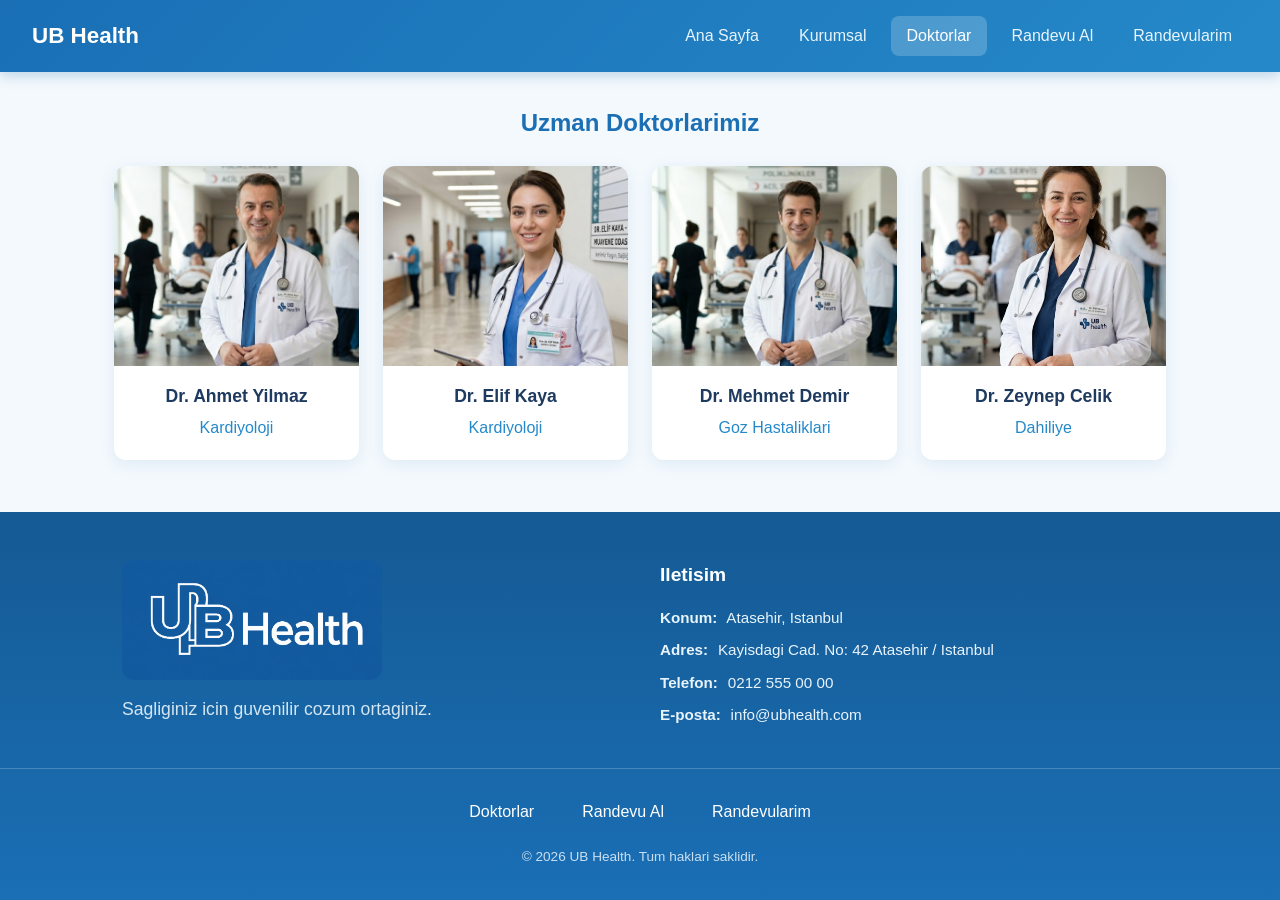
<file: doktorlar.html>
<!--
  ust-menu, logo-baslik, menu-link: ust navigasyon
  doktorlar-alan: doktor kartlarinin bulundugu ana bolum
  doktor-karti: tek doktor karti kutusu
  doktor-foto: doktor fotografi placeholder img
  doktor-isim: doktor adi basligi
  doktor-bolum: uzmanlik bolumu metni
  buyuk-footer: genis alt bilgi alani
-->
<!DOCTYPE html>
<html lang="tr">
<head>
  <meta charset="UTF-8">
  <meta name="viewport" content="width=device-width, initial-scale=1.0">
  <title>Doktorlar | UB Health</title>
  <link rel="stylesheet" href="style.css">
</head>
<body>
  <header class="ust-menu">
    <a href="index.html" class="logo-link"><h1 class="logo-baslik">UB Health</h1></a>
    <nav>
      <a class="menu-link" href="index.html">Ana Sayfa</a>
      <a class="menu-link" href="kurumsal.html">Kurumsal</a>
      <a class="menu-link aktif" href="doktorlar.html">Doktorlar</a>
      <a class="menu-link" href="randevu-al.html">Randevu Al</a>
      <a class="menu-link" href="randevularim.html">Randevularim</a>
    </nav>
  </header>

  <main>
    <h2 class="sayfa-baslik">Uzman Doktorlarimiz</h2>
    <section class="doktorlar-alan">
      <article class="doktor-karti">
        <img class="doktor-foto" src="resimler/ahmetyilmaz.png" alt="Dr. Ahmet Yilmaz">
        <h3 class="doktor-isim">Dr. Ahmet Yilmaz</h3>
        <p class="doktor-bolum">Kardiyoloji</p>
      </article>
      <article class="doktor-karti">
        <img class="doktor-foto" src="resimler/elifkaya.png" alt="Dr. Elif Kaya">
        <h3 class="doktor-isim">Dr. Elif Kaya</h3>
        <p class="doktor-bolum">Kardiyoloji</p>
      </article>
      <article class="doktor-karti">
        <img class="doktor-foto" src="resimler/mehmetdemir.png" alt="Dr. Mehmet Demir">
        <h3 class="doktor-isim">Dr. Mehmet Demir</h3>
        <p class="doktor-bolum">Goz Hastaliklari</p>
      </article>
      <article class="doktor-karti">
        <img class="doktor-foto" src="resimler/zeynepcelik.png" alt="Dr. Zeynep Celik">
        <h3 class="doktor-isim">Dr. Zeynep Celik</h3>
        <p class="doktor-bolum">Dahiliye</p>
      </article>
    </section>
  </main>

  <footer class="buyuk-footer">
    <div class="footer-icerik">
      <div class="footer-logo-alan">
        <a href="index.html" class="footer-logo-link">
          <img class="footer-logo-gorsel" src="resimler/logo.png" alt="UB Health logo">
        </a>
        <p class="footer-slogan">Sagliginiz icin guvenilir cozum ortaginiz.</p>
      </div>
      <div class="footer-bilgi-alan">
        <h3 class="footer-baslik">Iletisim</h3>
        <p class="footer-satir"><span>Konum:</span> Atasehir, Istanbul</p>
        <p class="footer-satir"><span>Adres:</span> Kayisdagi Cad. No: 42 Atasehir / Istanbul</p>
        <p class="footer-satir"><span>Telefon:</span> <a href="tel:02125550000">0212 555 00 00</a></p>
        <p class="footer-satir"><span>E-posta:</span> <a href="mailto:info@ubhealth.com">info@ubhealth.com</a></p>
      </div>
    </div>
    <div class="footer-menu-alan">
      <nav class="footer-menu">
        <a class="footer-link" href="doktorlar.html">Doktorlar</a>
        <a class="footer-link" href="randevu-al.html">Randevu Al</a>
        <a class="footer-link" href="randevularim.html">Randevularim</a>
      </nav>
      <p class="footer-telif">&copy; 2026 UB Health. Tum haklari saklidir.</p>
    </div>
  </footer>
</body>
</html>
</file>
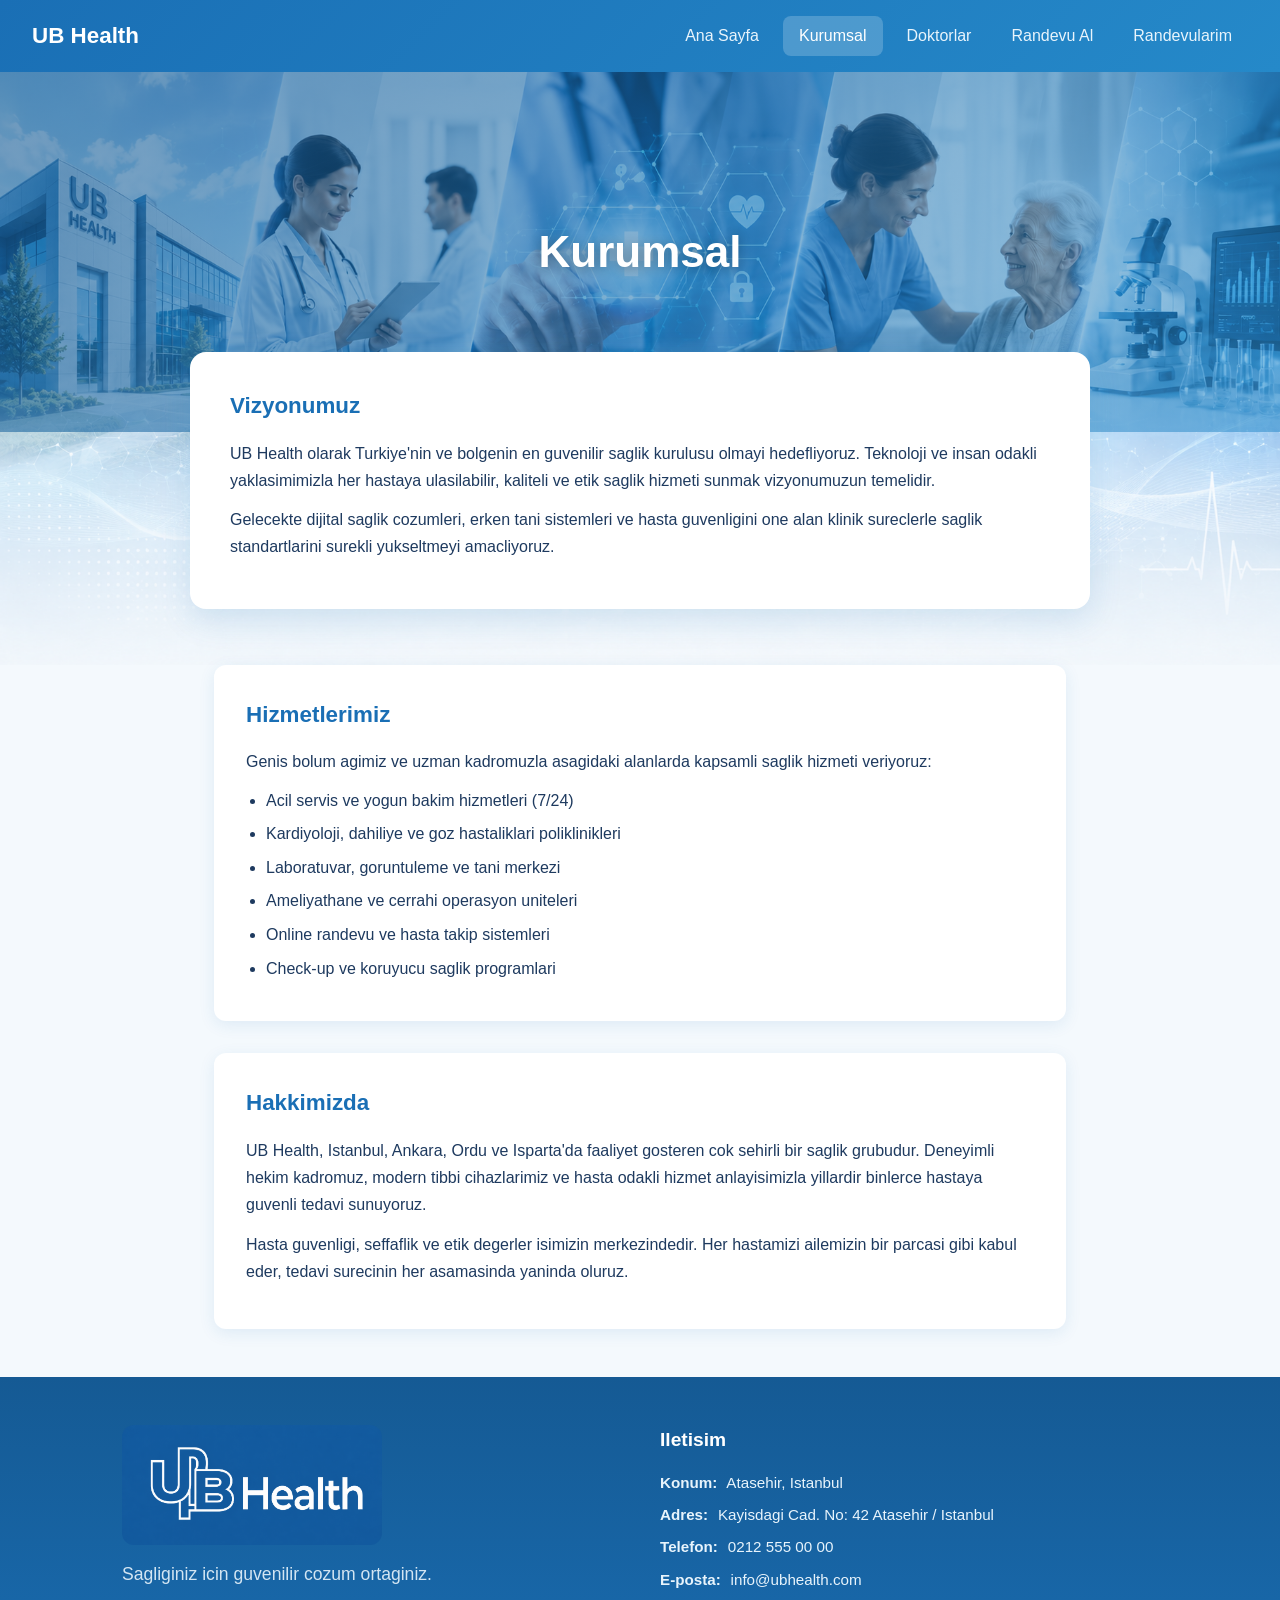
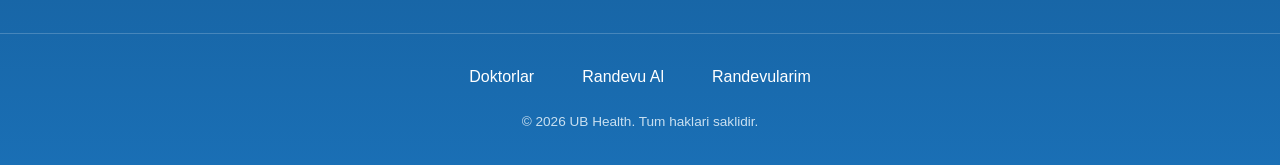
<file: kurumsal.html>
<!--
  ust-menu, menu-link: ust navigasyon
  vizyon-banner: arka plan gorselli ust alan
  vizyon-banner-katman: baslik ve karartma katmani
  vizyon-kutu: banner uzerine binen vizyon karti
  kurumsal-icerik: hizmetler ve hakkimizda alani
  hizmetler-bolumu, hakkimizda-bolumu: kurumsal bolumler
  kurumsal-kutu: bolum kart kutusu
  hizmet-listesi: hizmet maddeleri listesi
  buyuk-footer, footer-icerik, footer-menu: alt bilgi alani
-->
<!DOCTYPE html>
<html lang="tr">
<head>
  <meta charset="UTF-8">
  <meta name="viewport" content="width=device-width, initial-scale=1.0">
  <title>Kurumsal | UB Health</title>
  <link rel="stylesheet" href="style.css">
</head>
<body>
  <header class="ust-menu">
    <a href="index.html" class="logo-link"><h1 class="logo-baslik">UB Health</h1></a>
    <nav>
      <a class="menu-link" href="index.html">Ana Sayfa</a>
      <a class="menu-link aktif" href="kurumsal.html">Kurumsal</a>
      <a class="menu-link" href="doktorlar.html">Doktorlar</a>
      <a class="menu-link" href="randevu-al.html">Randevu Al</a>
      <a class="menu-link" href="randevularim.html">Randevularim</a>
    </nav>
  </header>

  <main class="kurumsal-sayfa">
    <section id="vizyon-bolumu" class="vizyon-banner">
      <div class="vizyon-banner-katman">
        <h2 class="kurumsal-baslik">Kurumsal</h2>
      </div>
      <article class="vizyon-kutu">
        <h3>Vizyonumuz</h3>
        <p>UB Health olarak Turkiye'nin ve bolgenin en guvenilir saglik kurulusu olmayi hedefliyoruz. Teknoloji ve insan odakli yaklasimimizla her hastaya ulasilabilir, kaliteli ve etik saglik hizmeti sunmak vizyonumuzun temelidir.</p>
        <p>Gelecekte dijital saglik cozumleri, erken tani sistemleri ve hasta guvenligini one alan klinik sureclerle saglik standartlarini surekli yukseltmeyi amacliyoruz.</p>
      </article>
    </section>

    <div class="kurumsal-icerik">
      <section id="hizmetler-bolumu" class="kurumsal-kutu">
        <h3>Hizmetlerimiz</h3>
        <p>Genis bolum agimiz ve uzman kadromuzla asagidaki alanlarda kapsamli saglik hizmeti veriyoruz:</p>
        <ul class="hizmet-listesi">
          <li>Acil servis ve yogun bakim hizmetleri (7/24)</li>
          <li>Kardiyoloji, dahiliye ve goz hastaliklari poliklinikleri</li>
          <li>Laboratuvar, goruntuleme ve tani merkezi</li>
          <li>Ameliyathane ve cerrahi operasyon uniteleri</li>
          <li>Online randevu ve hasta takip sistemleri</li>
          <li>Check-up ve koruyucu saglik programlari</li>
        </ul>
      </section>

      <section id="hakkimizda-bolumu" class="kurumsal-kutu">
        <h3>Hakkimizda</h3>
        <p>UB Health, Istanbul, Ankara, Ordu ve Isparta'da faaliyet gosteren cok sehirli bir saglik grubudur. Deneyimli hekim kadromuz, modern tibbi cihazlarimiz ve hasta odakli hizmet anlayisimizla yillardir binlerce hastaya guvenli tedavi sunuyoruz.</p>
        <p>Hasta guvenligi, seffaflik ve etik degerler isimizin merkezindedir. Her hastamizi ailemizin bir parcasi gibi kabul eder, tedavi surecinin her asamasinda yaninda oluruz.</p>
      </section>
    </div>
  </main>

  <footer class="buyuk-footer">
    <div class="footer-icerik">
      <div class="footer-logo-alan">
        <a href="index.html" class="footer-logo-link">
          <img class="footer-logo-gorsel" src="resimler/logo.png" alt="UB Health logo">
        </a>
        <p class="footer-slogan">Sagliginiz icin guvenilir cozum ortaginiz.</p>
      </div>
      <div class="footer-bilgi-alan">
        <h3 class="footer-baslik">Iletisim</h3>
        <p class="footer-satir"><span>Konum:</span> Atasehir, Istanbul</p>
        <p class="footer-satir"><span>Adres:</span> Kayisdagi Cad. No: 42 Atasehir / Istanbul</p>
        <p class="footer-satir"><span>Telefon:</span> <a href="tel:02125550000">0212 555 00 00</a></p>
        <p class="footer-satir"><span>E-posta:</span> <a href="mailto:info@ubhealth.com">info@ubhealth.com</a></p>
      </div>
    </div>
    <div class="footer-menu-alan">
      <nav class="footer-menu">
        <a class="footer-link" href="doktorlar.html">Doktorlar</a>
        <a class="footer-link" href="randevu-al.html">Randevu Al</a>
        <a class="footer-link" href="randevularim.html">Randevularim</a>
      </nav>
      <p class="footer-telif">&copy; 2026 UB Health. Tum haklari saklidir.</p>
    </div>
  </footer>
</body>
</html>
</file>
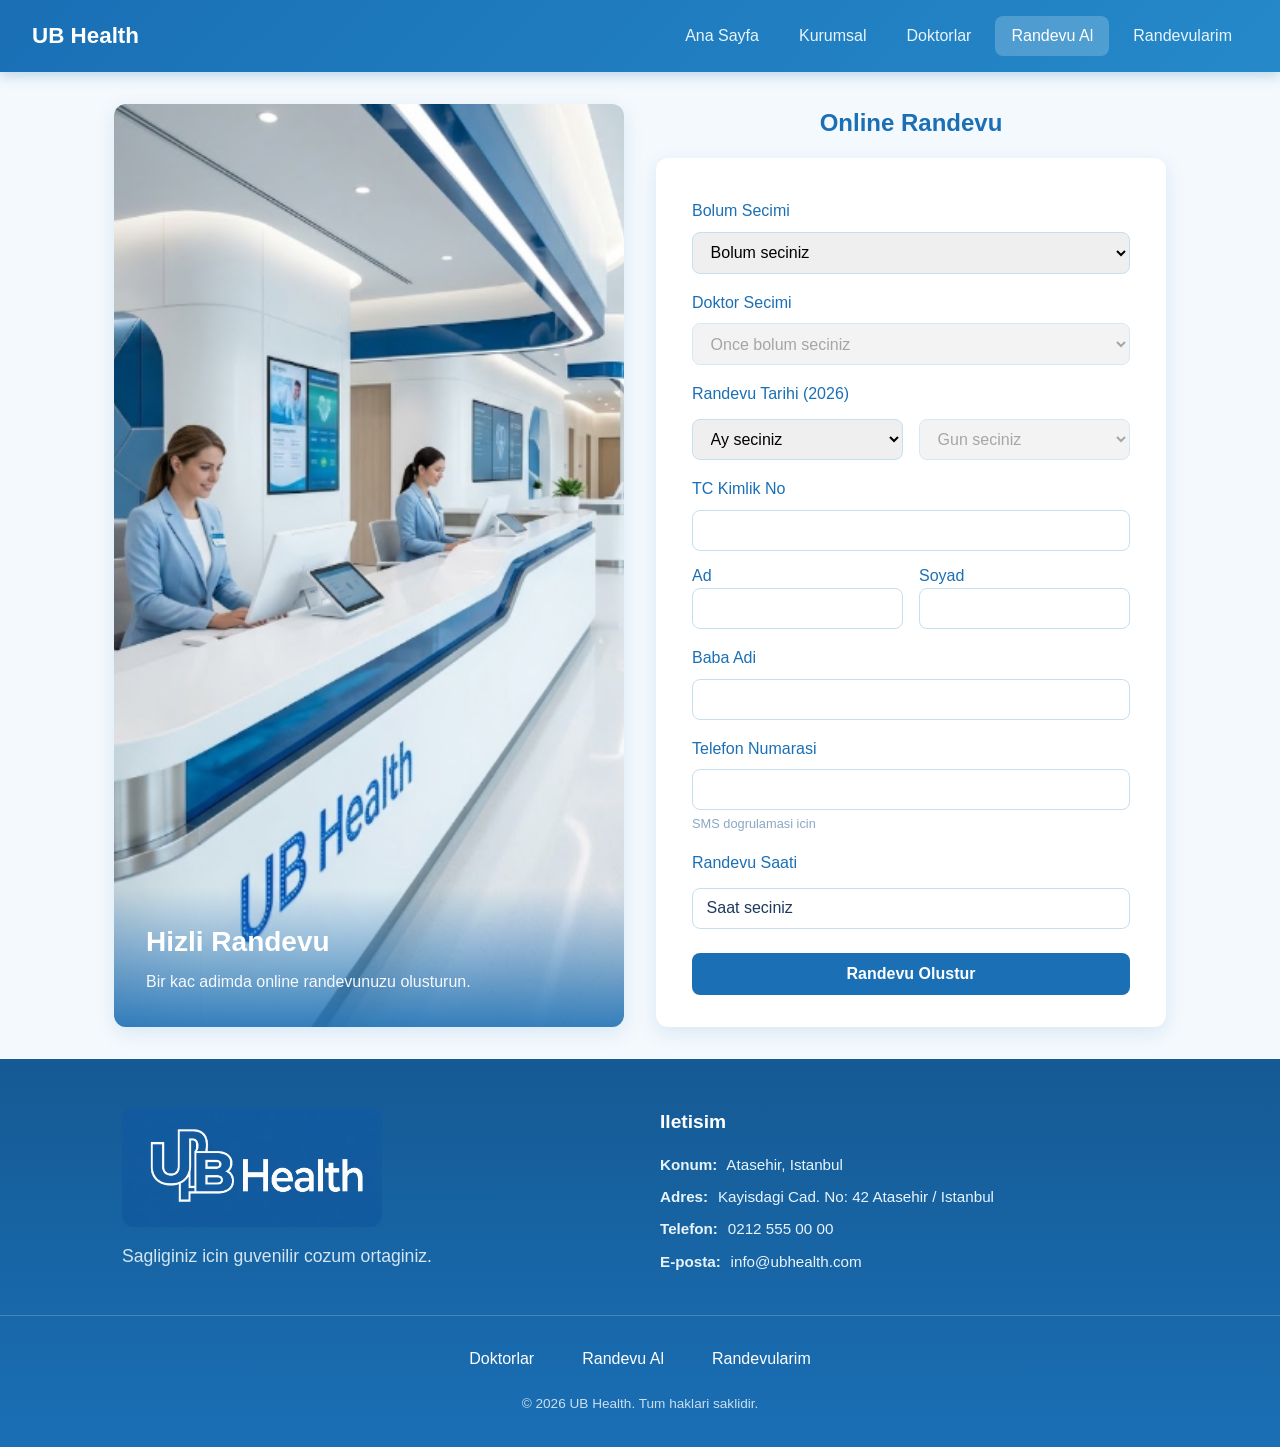
<file: randevu-al.html>
<!--
  ust-menu, menu-link: navigasyon
  randevu-ikili: sol gorsel ve sag form iki kolon
  randevu-gorsel-alan, randevu-gorsel-kutu: sol taraf gorsel kutusu
  randevu-gorsel, randevu-gorsel-metin: gorsel ve hero tarzi alt metin
  randevu-form-alan: sag taraf form kutusu
  randevu-formu: randevu kayit formu
  bolumSecimi: bolum secim select
  doktorSecimi: doktor secim select
  tarihAy, tarihGun: 2026 ay ve gun secimi
  randevuTarihi: secilen tarihin gizli degeri (YYYY-MM-DD)
  tarih-secim-satir: ay ve gun yan yana satir
  tcKimlik: TC kimlik numarasi input
  hastaAd: hasta adi input
  hastaSoyad: hasta soyadi input
  babaAdi: baba adi input
  ad-soyad-satir: ad ve soyad yan yana satir
  telefonNumarasi: telefon input
  saatAcButon: saat secim panelini acan dugme
  randevuSaati: secilen saat (gizli input)
  saatPanel: saat kutularinin acildigi alan
  saatIzgarasi: yarim saatlik randevu slotlari
  saat-slot, dolu, secili: saat kutusu stilleri
  sms-notu: SMS bilgilendirme yazisi
  gonder-buton: form gonder dugmesi
  bildirim-kutusu: alt sol kosedeki bildirim divi
  hata-bildirimi: kirmizi hata mesaji
  basari-bildirimi: yesil basari mesaji
-->
<!DOCTYPE html>
<html lang="tr">
<head>
  <meta charset="UTF-8">
  <meta name="viewport" content="width=device-width, initial-scale=1.0">
  <title>Randevu Al | UB Health</title>
  <link rel="stylesheet" href="style.css">
</head>
<body>
  <header class="ust-menu">
    <a href="index.html" class="logo-link"><h1 class="logo-baslik">UB Health</h1></a>
    <nav>
      <a class="menu-link" href="index.html">Ana Sayfa</a>
      <a class="menu-link" href="kurumsal.html">Kurumsal</a>
      <a class="menu-link" href="doktorlar.html">Doktorlar</a>
      <a class="menu-link aktif" href="randevu-al.html">Randevu Al</a>
      <a class="menu-link" href="randevularim.html">Randevularim</a>
    </nav>
  </header>

  <main class="form-sayfa randevu-sayfa">
    <div class="randevu-ikili">
      <aside class="randevu-gorsel-alan">
        <div class="randevu-gorsel-kutu">
          <img class="randevu-gorsel" src="resimler/randevugorsel.png" alt="Randevu gorseli">
          <div class="randevu-gorsel-metin">
            <h2>Hizli Randevu</h2>
            <p>Bir kac adimda online randevunuzu olusturun.</p>
          </div>
        </div>
      </aside>
      <div class="randevu-form-alan">
        <h2 class="sayfa-baslik">Online Randevu</h2>
        <form id="randevuFormu" class="randevu-formu">
      <label for="bolumSecimi">Bolum Secimi</label>
      <select id="bolumSecimi" name="bolumSecimi" required>
        <option value="">Bolum seciniz</option>
        <option value="Kardiyoloji">Kardiyoloji</option>
        <option value="Goz Hastaliklari">Goz Hastaliklari</option>
        <option value="Dahiliye">Dahiliye</option>
      </select>

      <label for="doktorSecimi">Doktor Secimi</label>
      <select id="doktorSecimi" name="doktorSecimi" required disabled>
        <option value="">Once bolum seciniz</option>
        <option value="Dr. Ahmet Yilmaz" data-bolum="Kardiyoloji">Dr. Ahmet Yilmaz</option>
        <option value="Dr. Elif Kaya" data-bolum="Kardiyoloji">Dr. Elif Kaya</option>
        <option value="Dr. Mehmet Demir" data-bolum="Goz Hastaliklari">Dr. Mehmet Demir</option>
        <option value="Dr. Zeynep Celik" data-bolum="Dahiliye">Dr. Zeynep Celik</option>
      </select>

      <label>Randevu Tarihi (2026)</label>
      <div class="tarih-secim-satir">
        <select id="tarihAy" required>
          <option value="">Ay seciniz</option>
        </select>
        <select id="tarihGun" required disabled>
          <option value="">Gun seciniz</option>
        </select>
      </div>
      <input type="hidden" id="randevuTarihi" name="randevuTarihi">

      <label for="tcKimlik">TC Kimlik No</label>
      <input type="text" id="tcKimlik" name="tcKimlik" maxlength="11" required>

      <div class="ad-soyad-satir">
        <div>
          <label for="hastaAd">Ad</label>
          <input type="text" id="hastaAd" name="hastaAd" required>
        </div>
        <div>
          <label for="hastaSoyad">Soyad</label>
          <input type="text" id="hastaSoyad" name="hastaSoyad" required>
        </div>
      </div>

      <label for="babaAdi">Baba Adi</label>
      <input type="text" id="babaAdi" name="babaAdi" required>

      <label for="telefonNumarasi">Telefon Numarasi</label>
      <input type="tel" id="telefonNumarasi" name="telefonNumarasi" required>
      <small class="sms-notu">SMS dogrulamasi icin</small>

      <label>Randevu Saati</label>
      <div class="saat-secim-wrap">
        <button type="button" id="saatAcButon" class="saat-ac-buton">Saat seciniz</button>
        <input type="hidden" id="randevuSaati" name="randevuSaati" required>
        <div id="saatPanel" class="saat-panel gizli">
          <p class="saat-panel-baslik">09:00 - 12:00 ve 13:00 - 17:00 arasi</p>
          <div id="saatIzgarasi" class="saat-izgara"></div>
        </div>
      </div>

      <button type="submit" class="gonder-buton">Randevu Olustur</button>
        </form>
      </div>
    </div>
  </main>

  <footer class="buyuk-footer">
    <div class="footer-icerik">
      <div class="footer-logo-alan">
        <a href="index.html" class="footer-logo-link">
          <img class="footer-logo-gorsel" src="resimler/logo.png" alt="UB Health logo">
        </a>
        <p class="footer-slogan">Sagliginiz icin guvenilir cozum ortaginiz.</p>
      </div>
      <div class="footer-bilgi-alan">
        <h3 class="footer-baslik">Iletisim</h3>
        <p class="footer-satir"><span>Konum:</span> Atasehir, Istanbul</p>
        <p class="footer-satir"><span>Adres:</span> Kayisdagi Cad. No: 42 Atasehir / Istanbul</p>
        <p class="footer-satir"><span>Telefon:</span> <a href="tel:02125550000">0212 555 00 00</a></p>
        <p class="footer-satir"><span>E-posta:</span> <a href="mailto:info@ubhealth.com">info@ubhealth.com</a></p>
      </div>
    </div>
    <div class="footer-menu-alan">
      <nav class="footer-menu">
        <a class="footer-link" href="doktorlar.html">Doktorlar</a>
        <a class="footer-link" href="randevu-al.html">Randevu Al</a>
        <a class="footer-link" href="randevularim.html">Randevularim</a>
      </nav>
      <p class="footer-telif">&copy; 2026 UB Health. Tum haklari saklidir.</p>
    </div>
  </footer>
  <div id="bildirimKutusu" class="bildirim-kutusu"></div>
  <script src="script.js"></script>
</body>
</html>
</file>
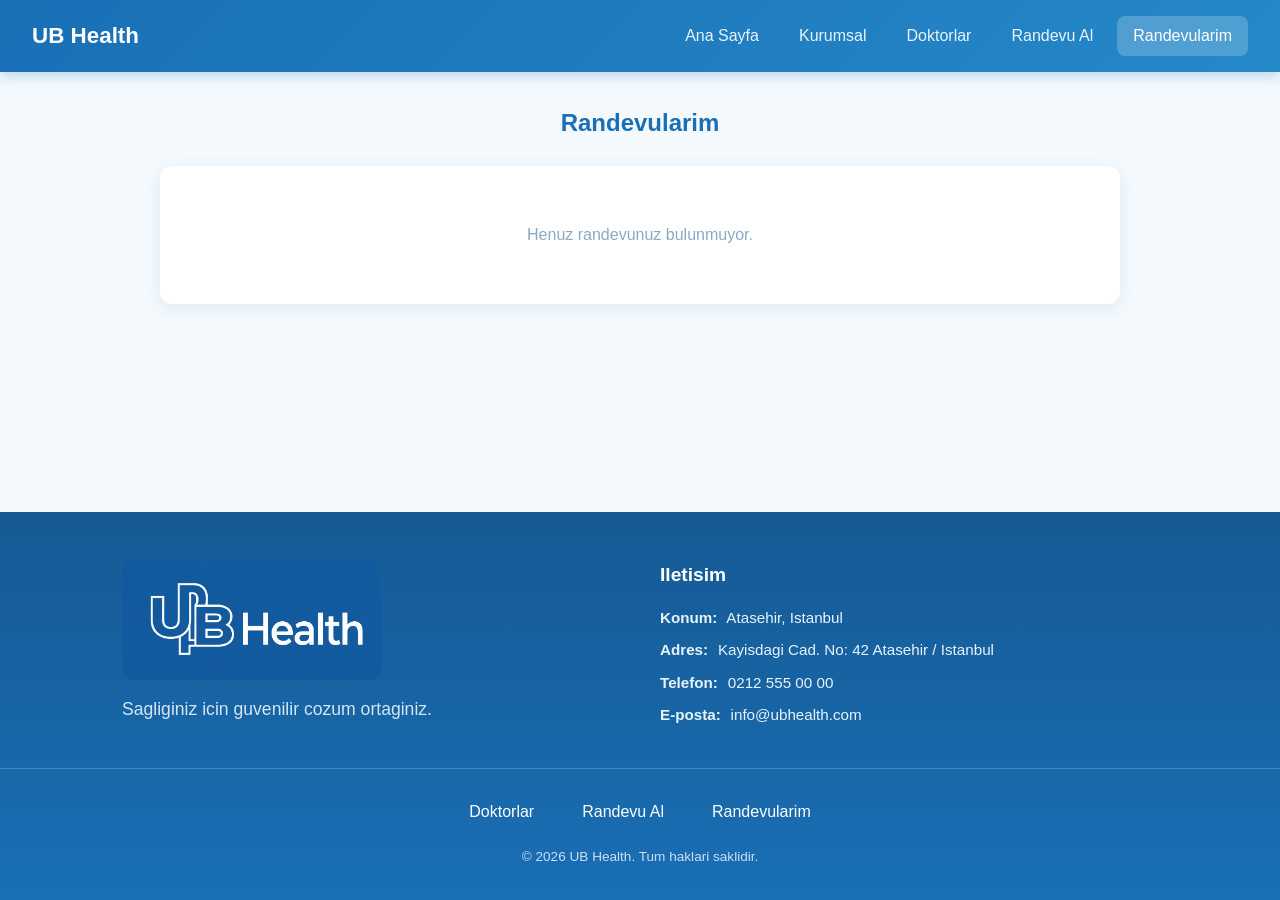
<file: randevularim.html>
<!--
  ust-menu, menu-link: navigasyon
  randevuListesi: JS ile doldurulan randevu listesi konteyneri
  randevu-tablo: tablo stili (JS ile olusturulur)
  bos-mesaj: kayit yoksa gosterilen metin
  durum-aktif, iptal-buton, durum-iptal: randevu durumu ve iptal (JS ile)
  buyuk-footer: genis alt bilgi alani
-->
<!DOCTYPE html>
<html lang="tr">
<head>
  <meta charset="UTF-8">
  <meta name="viewport" content="width=device-width, initial-scale=1.0">
  <title>Randevularim | UB Health</title>
  <link rel="stylesheet" href="style.css">
</head>
<body>
  <header class="ust-menu">
    <a href="index.html" class="logo-link"><h1 class="logo-baslik">UB Health</h1></a>
    <nav>
      <a class="menu-link" href="index.html">Ana Sayfa</a>
      <a class="menu-link" href="kurumsal.html">Kurumsal</a>
      <a class="menu-link" href="doktorlar.html">Doktorlar</a>
      <a class="menu-link" href="randevu-al.html">Randevu Al</a>
      <a class="menu-link aktif" href="randevularim.html">Randevularim</a>
    </nav>
  </header>

  <main class="liste-sayfa">
    <h2 class="sayfa-baslik">Randevularim</h2>
    <div id="randevuListesi" class="randevu-liste-kutu"></div>
  </main>

  <footer class="buyuk-footer">
    <div class="footer-icerik">
      <div class="footer-logo-alan">
        <a href="index.html" class="footer-logo-link">
          <img class="footer-logo-gorsel" src="resimler/logo.png" alt="UB Health logo">
        </a>
        <p class="footer-slogan">Sagliginiz icin guvenilir cozum ortaginiz.</p>
      </div>
      <div class="footer-bilgi-alan">
        <h3 class="footer-baslik">Iletisim</h3>
        <p class="footer-satir"><span>Konum:</span> Atasehir, Istanbul</p>
        <p class="footer-satir"><span>Adres:</span> Kayisdagi Cad. No: 42 Atasehir / Istanbul</p>
        <p class="footer-satir"><span>Telefon:</span> <a href="tel:02125550000">0212 555 00 00</a></p>
        <p class="footer-satir"><span>E-posta:</span> <a href="mailto:info@ubhealth.com">info@ubhealth.com</a></p>
      </div>
    </div>
    <div class="footer-menu-alan">
      <nav class="footer-menu">
        <a class="footer-link" href="doktorlar.html">Doktorlar</a>
        <a class="footer-link" href="randevu-al.html">Randevu Al</a>
        <a class="footer-link" href="randevularim.html">Randevularim</a>
      </nav>
      <p class="footer-telif">&copy; 2026 UB Health. Tum haklari saklidir.</p>
    </div>
  </footer>
  <script src="script.js"></script>
</body>
</html>
</file>
<file: style.css>
/*
  ust-menu: ust navigasyon ve logo
  menu-link, aktif: menu baglantilari ve secili sayfa
  hero-kutusu, hero-video, hero-metin: ana sayfa karsilama videosu
  hastane-bolumu, hastane-kaydirici, hastane-karti: hastane kartlari slayt alani
  konum-ac, konum-detay: konum acilir kutusu
  kaydir-ok: slayt ok dugmeleri
  istatistik-bolumu: istatistik kartlari alani
  istatistik-izgara: istatistik kartlarini tutan izgara
  istatistik-karti: tek istatistik karti (acik mavi arka plan, beyaz yazi)
  istatistik-sayi: buyuk sayi metni
  istatistik-aciklama: kucuk aciklama metni
  doktorlar-alan, doktor-karti, doktor-foto: doktor kartlari
  randevu-ikili, randevu-gorsel-kutu, randevu-gorsel-metin: randevu sayfasi sol gorsel alani
  randevu-form-alan: randevu sayfasi sag form alani
  randevu-formu, gonder-buton: randevu formu ve buton
  ad-soyad-satir, tarih-secim-satir: yan yana secim satirlari
  saat-ac-buton, saat-panel, saat-izgara: saat secim alani
  saat-slot, dolu, secili, gizli: saat kutusu durumlari
  sms-notu: soluk SMS bilgi yazisi
  randevu-liste-kutu, randevu-tablo: randevu listesi tablosu
  bos-mesaj: bos liste uyarisi
  durum-aktif: yesil aktif yazisi
  durum-iptal: iptal edilmis yazisi
  iptal-buton: kirmizi yuvarlatilmis iptal dugmesi
  durum-hucre: durum ve buton hucre stili
  vizyon-banner, vizyon-kutu: arka plan gorselli vizyon alani
  kurumsal-sayfa, kurumsal-kutu, hizmet-listesi: kurumsal sayfa bolumleri
  buyuk-footer, footer-icerik, footer-menu: genis alt bilgi alani
  bildirim-kutusu: alt sol kosedeki bildirim kapsayici
  bildirim-mesaji: tek bildirim mesaji
  hata-bildirimi: kirmizi arka planli hata mesaji
  basari-bildirimi: yesil arka planli basari mesaji
*/
* { box-sizing: border-box; margin: 0; padding: 0; }

body {
  font-family: "Segoe UI", Arial, sans-serif;
  background: #f4f9fd;
  color: #1e3a5f;
  line-height: 1.6;
  min-height: 100vh;
  display: flex;
  flex-direction: column;
}

main { flex: 1; padding: 2rem 1.5rem; max-width: 1100px; margin: 0 auto; width: 100%; }

.ust-menu {
  background: linear-gradient(135deg, #1a6fb5, #2589c9);
  color: #fff;
  padding: 1rem 2rem;
  display: flex;
  flex-wrap: wrap;
  align-items: center;
  justify-content: space-between;
  gap: 1rem;
  box-shadow: 0 4px 12px rgba(26, 111, 181, 0.25);
}

.logo-link { text-decoration: none; color: inherit; }

.logo-link:hover .logo-baslik { opacity: 0.9; }

.logo-baslik { font-size: 1.4rem; font-weight: 600; color: #fff; }

.ust-menu nav { display: flex; flex-wrap: wrap; gap: 0.5rem; }

.menu-link {
  color: #e8f4fc;
  text-decoration: none;
  padding: 0.45rem 1rem;
  border-radius: 8px;
  transition: background 0.2s;
}

.menu-link:hover, .menu-link.aktif { background: rgba(255, 255, 255, 0.2); color: #fff; }

.hero-kutusu {
  position: relative;
  border-radius: 16px;
  overflow: hidden;
  box-shadow: 0 8px 24px rgba(26, 111, 181, 0.15);
  margin-bottom: 2rem;
}

.hero-video {
  width: 100%;
  height: 450px;
  object-fit: cover;
  display: block;
  background: #1a6fb5;
}

.hero-metin {
  position: absolute;
  bottom: 0;
  left: 0;
  right: 0;
  padding: 2rem;
  background: linear-gradient(transparent, rgba(26, 111, 181, 0.85));
  color: #fff;
}

.hero-metin h2 { font-size: 2rem; margin-bottom: 0.25rem; }

.anasayfa-main {
  flex: 1;
  display: flex;
  flex-direction: column;
  padding: 0;
  max-width: none;
  width: 100%;
}

.anasayfa-main .hero-kutusu {
  margin-bottom: 0;
  border-radius: 0;
}

.hastane-bolumu {
  flex-shrink: 0;
  padding: 2.5rem 1.5rem 3rem;
  background: #f4f9fd;
  max-width: 1200px;
  margin: 0 auto;
  width: 100%;
}

.hastane-baslik {
  text-align: center;
  color: #1a6fb5;
  font-size: 1.75rem;
  margin-bottom: 2rem;
}

.hastane-kaydirici {
  display: flex;
  align-items: center;
  gap: 0.75rem;
}

.hastane-pencere {
  flex: 1;
  overflow: hidden;
}

.hastane-izgara {
  display: flex;
  width: 200%;
  transition: transform 0.4s ease;
}

.hastane-karti {
  flex: 0 0 25%;
  padding: 0 0.75rem;
  display: flex;
  flex-direction: column;
}

.hastane-karti-ust {
  background: #fff;
  padding: 1.5rem 1.5rem 1rem;
  border-radius: 12px 12px 0 0;
  box-shadow: 0 4px 16px rgba(26, 111, 181, 0.08);
  flex: 1;
}

.hastane-karti h3 {
  font-size: 1.2rem;
  color: #1e3a5f;
  margin-bottom: 0.75rem;
}

.hastane-karti-ust > p {
  color: #5a7a9a;
  font-size: 0.95rem;
  margin-bottom: 1rem;
  line-height: 1.5;
}

.konum-ac {
  display: block;
  width: 100%;
  text-align: left;
  padding: 0.65rem 0.85rem;
  background: #f0f7fc;
  border: 1px solid #c5dff0;
  border-radius: 8px;
  color: #1a6fb5;
  font-size: 0.9rem;
  font-weight: 500;
  cursor: pointer;
  transition: background 0.2s, border-color 0.2s;
}

.konum-ac:hover { background: #e8f4fc; border-color: #1a6fb5; }

.konum-ac.acik { border-radius: 8px 8px 0 0; border-bottom-color: transparent; }

.konum-detay {
  padding: 0.85rem 1rem;
  background: #f8fbfe;
  border: 1px solid #c5dff0;
  border-top: none;
  border-radius: 0 0 8px 8px;
  font-size: 0.88rem;
  color: #1e3a5f;
  margin-bottom: 0.5rem;
}

.konum-detay.gizli { display: none; }

.hastane-tel { margin-top: 0.5rem; color: #1a6fb5; font-weight: 600; }

.hastane-karti-gorsel {
  width: 100%;
  height: 200px;
  object-fit: cover;
  border-radius: 0 0 12px 12px;
  box-shadow: 0 6px 16px rgba(26, 111, 181, 0.1);
}

.kaydir-ok {
  flex-shrink: 0;
  width: 44px;
  height: 44px;
  border: none;
  border-radius: 50%;
  background: #1a6fb5;
  color: #fff;
  font-size: 1.5rem;
  line-height: 1;
  cursor: pointer;
  transition: background 0.2s, opacity 0.2s;
}

.kaydir-ok:hover:not(:disabled) { background: #155a94; }

.kaydir-ok:disabled { opacity: 0.35; cursor: not-allowed; }

.istatistik-bolumu {
  padding: 0 1.5rem 3rem;
  background: #f4f9fd;
  max-width: 1200px;
  margin: 0 auto;
  width: 100%;
}

.istatistik-izgara {
  display: grid;
  grid-template-columns: 1fr 1fr;
  gap: 1.5rem;
}

.istatistik-karti {
  background: linear-gradient(135deg, #1a6fb5, #2589c9);
  border-radius: 20px;
  padding: 2.5rem 1.5rem;
  text-align: center;
  color: #fff;
  box-shadow: 0 6px 20px rgba(26, 111, 181, 0.25);
}

.istatistik-sayi {
  font-size: 3rem;
  font-weight: 700;
  margin-bottom: 0.5rem;
}

.istatistik-aciklama {
  font-size: 1.25rem;
  font-weight: 500;
  opacity: 0.95;
}

.sayfa-baslik { text-align: center; color: #1a6fb5; margin-bottom: 1.5rem; }

.doktorlar-alan {
  display: grid;
  grid-template-columns: repeat(auto-fit, minmax(240px, 1fr));
  gap: 1.5rem;
}

.doktor-karti {
  background: #fff;
  border-radius: 12px;
  overflow: hidden;
  box-shadow: 0 4px 16px rgba(26, 111, 181, 0.1);
  text-align: center;
  transition: transform 0.2s;
}

.doktor-karti:hover { transform: translateY(-4px); }

.doktor-foto { width: 100%; height: 200px; object-fit: cover; display: block; }

.doktor-isim { padding: 1rem 1rem 0.25rem; font-size: 1.1rem; }

.doktor-bolum { padding: 0 1rem 1.25rem; color: #2589c9; font-weight: 500; }

.form-sayfa, .liste-sayfa { display: flex; flex-direction: column; align-items: center; }

.randevu-sayfa { width: 100%; max-width: 1100px; }

.randevu-ikili {
  display: grid;
  grid-template-columns: 1fr 1fr;
  gap: 2rem;
  width: 100%;
  align-items: stretch;
}

.randevu-gorsel-alan {
  border-radius: 12px;
  overflow: hidden;
  box-shadow: 0 6px 20px rgba(26, 111, 181, 0.12);
  min-height: 100%;
}

.randevu-gorsel-kutu {
  position: relative;
  width: 100%;
  min-height: 520px;
  height: 100%;
}

.randevu-gorsel {
  width: 100%;
  height: 100%;
  min-height: 520px;
  object-fit: cover;
  display: block;
}

.randevu-gorsel-metin {
  position: absolute;
  bottom: 0;
  left: 0;
  right: 0;
  padding: 2rem;
  background: linear-gradient(transparent, rgba(26, 111, 181, 0.85));
  color: #fff;
}

.randevu-gorsel-metin h2 { font-size: 1.75rem; margin-bottom: 0.25rem; }

.randevu-gorsel-metin p { font-size: 1rem; opacity: 0.95; }

.randevu-form-alan {
  display: flex;
  flex-direction: column;
  align-items: center;
  width: 100%;
}

.randevu-form-alan .sayfa-baslik { margin-bottom: 1rem; }

.randevu-formu {
  background: #fff;
  padding: 2rem 2.25rem;
  border-radius: 12px;
  box-shadow: 0 6px 20px rgba(26, 111, 181, 0.12);
  width: 100%;
  max-width: 540px;
  display: flex;
  flex-direction: column;
  align-items: center;
  gap: 0.5rem;
}

.randevu-formu > label,
.randevu-formu > input,
.randevu-formu > select,
.randevu-formu > small,
.randevu-formu > .ad-soyad-satir,
.randevu-formu > .tarih-secim-satir,
.randevu-formu > .saat-secim-wrap,
.randevu-formu > .gonder-buton {
  width: 100%;
  max-width: 460px;
}

.ad-soyad-satir,
.tarih-secim-satir {
  display: grid;
  grid-template-columns: 1fr 1fr;
  gap: 1rem;
  margin-top: 0.25rem;
}

.ad-soyad-satir > div { min-width: 0; }

.tarih-secim-satir select { margin-top: 0; }

.randevu-formu label { font-weight: 500; margin-top: 0.5rem; color: #1a6fb5; align-self: flex-start; max-width: 460px; width: 100%; }

.ad-soyad-satir label { margin-top: 0; }

.randevu-formu input,
.randevu-formu select {
  width: 100%;
  max-width: 100%;
  padding: 0.65rem 0.85rem;
  border: 1px solid #c5dff0;
  border-radius: 8px;
  font-size: 1rem;
  box-sizing: border-box;
}

.randevu-formu input:focus,
.randevu-formu select:focus {
  outline: none;
  border-color: #1a6fb5;
  box-shadow: 0 0 0 3px rgba(26, 111, 181, 0.15);
}

.sms-notu { color: #8aa8c4; font-size: 0.8rem; margin-top: -0.25rem; align-self: flex-start; }

.saat-secim-wrap { position: relative; margin-top: 0.25rem; }

.saat-ac-buton {
  width: 100%;
  padding: 0.65rem 0.85rem;
  border: 1px solid #c5dff0;
  border-radius: 8px;
  background: #fff;
  color: #1e3a5f;
  font-size: 1rem;
  text-align: left;
  cursor: pointer;
}

.saat-ac-buton:hover { border-color: #1a6fb5; }

.saat-panel {
  margin-top: 0.75rem;
  padding: 1rem;
  background: #f8fbfe;
  border: 1px solid #c5dff0;
  border-radius: 10px;
  box-shadow: 0 4px 12px rgba(26, 111, 181, 0.1);
}

.saat-panel.gizli { display: none; }

.saat-panel-baslik { font-size: 0.85rem; color: #5a7a9a; margin-bottom: 0.75rem; text-align: center; }

.saat-izgara { display: grid; grid-template-columns: repeat(4, 1fr); gap: 0.5rem; }

.saat-slot {
  padding: 0.5rem 0.25rem;
  border: 1px solid #c5dff0;
  border-radius: 8px;
  background: #fff;
  color: #1a6fb5;
  font-size: 0.85rem;
  font-weight: 500;
  cursor: pointer;
  transition: background 0.15s, border-color 0.15s;
}

.saat-slot:hover { background: #e8f4fc; border-color: #1a6fb5; }

.saat-slot.secili { background: #1a6fb5; color: #fff; border-color: #1a6fb5; }

.saat-slot.dolu {
  background: #e8eef3;
  color: #a8b8c8;
  border-color: #dce4ec;
  cursor: not-allowed;
  opacity: 0.55;
}

.gonder-buton {
  margin-top: 1rem;
  padding: 0.75rem;
  max-width: 460px;
  background: #1a6fb5;
  color: #fff;
  border: none;
  border-radius: 8px;
  font-size: 1rem;
  font-weight: 600;
  cursor: pointer;
  transition: background 0.2s;
}

.gonder-buton:hover { background: #155a94; }

.randevu-liste-kutu {
  width: 100%;
  max-width: 960px;
  background: #fff;
  border-radius: 12px;
  box-shadow: 0 4px 16px rgba(26, 111, 181, 0.1);
  padding: 1.5rem;
  overflow-x: auto;
}

.randevu-tablo { width: 100%; border-collapse: collapse; }

.randevu-tablo th,
.randevu-tablo td { padding: 0.75rem 1rem; text-align: left; border-bottom: 1px solid #e8f0f6; }

.randevu-tablo th { background: #e8f4fc; color: #1a6fb5; font-weight: 600; }

.randevu-tablo tr:hover td { background: #f8fbfe; }

.durum-hucre { white-space: nowrap; }

.durum-aktif {
  color: #1e9e5a;
  font-weight: 600;
  margin-right: 0.5rem;
}

.durum-iptal { color: #9aa8b8; font-weight: 500; }

.iptal-buton {
  padding: 0.4rem 0.85rem;
  background: #d64545;
  color: #fff;
  border: none;
  border-radius: 20px;
  font-size: 0.85rem;
  font-weight: 600;
  cursor: pointer;
  transition: background 0.2s;
}

.iptal-buton:hover { background: #b83838; }

.bos-mesaj { text-align: center; color: #8aa8c4; padding: 2rem; }

.bildirim-kutusu {
  position: fixed;
  bottom: 20px;
  left: 20px;
  z-index: 1000;
  display: flex;
  flex-direction: column;
  gap: 10px;
}

.bildirim-mesaji {
  padding: 15px 25px;
  border-radius: 8px;
  color: white;
  font-weight: 500;
  box-shadow: 0 4px 16px rgba(0, 0, 0, 0.2);
  animation: bildirimGoster 0.3s ease-out;
}

@keyframes bildirimGoster {
  from {
    opacity: 0;
    transform: translateY(20px);
  }
  to {
    opacity: 1;
    transform: translateY(0);
  }
}

.hata-bildirimi {
  background: linear-gradient(135deg, #d64545, #c0392b);
}

.basari-bildirimi {
  background: linear-gradient(135deg, #27ae60, #2ecc71);
}

.kurumsal-sayfa { padding: 0; max-width: none; width: 100%; }

.vizyon-banner {
  background-image: url('resimler/kurumsal.png');
  background-size: cover;
  background-position: center;
  padding-bottom: 1rem;
}

.vizyon-banner-katman {
  min-height: 360px;
  display: flex;
  align-items: center;
  justify-content: center;
  background: linear-gradient(135deg, rgba(21, 90, 148, 0.6), rgba(37, 137, 201, 0.5));
}

.kurumsal-baslik {
  color: #fff;
  font-size: 2.75rem;
  font-weight: 700;
  text-shadow: 0 2px 12px rgba(0, 0, 0, 0.3);
}

.vizyon-kutu {
  position: relative;
  z-index: 2;
  max-width: 900px;
  width: calc(100% - 3rem);
  margin: -5rem auto 2.5rem;
  background: #fff;
  padding: 2.25rem 2.5rem;
  border-radius: 16px;
  box-shadow: 0 10px 32px rgba(26, 111, 181, 0.15);
}

.vizyon-kutu h3,
.kurumsal-kutu h3 {
  color: #1a6fb5;
  font-size: 1.4rem;
  margin-bottom: 1rem;
}

.vizyon-kutu p,
.kurumsal-kutu p {
  color: #1e3a5f;
  margin-bottom: 0.75rem;
  line-height: 1.7;
}

.kurumsal-icerik {
  max-width: 900px;
  margin: 0 auto;
  padding: 0 1.5rem 3rem;
  display: flex;
  flex-direction: column;
  gap: 2rem;
}

.kurumsal-kutu {
  background: #fff;
  padding: 2rem;
  border-radius: 12px;
  box-shadow: 0 4px 16px rgba(26, 111, 181, 0.1);
}

.hizmet-listesi {
  margin: 0.5rem 0 0 1.25rem;
  color: #1e3a5f;
}

.hizmet-listesi li { margin-bottom: 0.5rem; line-height: 1.6; }

.buyuk-footer {
  margin-top: auto;
  background: linear-gradient(180deg, #155a94, #1a6fb5);
  color: #e8f4fc;
}

.footer-icerik {
  max-width: 1100px;
  margin: 0 auto;
  padding: 3rem 2rem 2rem;
  display: grid;
  grid-template-columns: 1fr 1fr;
  gap: 2.5rem;
  align-items: start;
}

.footer-logo-link {
  display: flex;
  align-items: center;
  gap: 1rem;
  text-decoration: none;
  color: #fff;
  margin-bottom: 1rem;
}

.footer-logo-gorsel {
  width: 260px;
  height: 120px;
  border-radius: 12px;
  object-fit: cover;
}

.footer-slogan { font-size: 1.1rem; opacity: 0.9; line-height: 1.5; }

.footer-baslik {
  font-size: 1.2rem;
  margin-bottom: 1rem;
  color: #fff;
}

.footer-satir {
  margin-bottom: 0.6rem;
  font-size: 0.95rem;
  line-height: 1.5;
}

.footer-satir span { font-weight: 600; margin-right: 0.35rem; }

.footer-satir a { color: #e8f4fc; text-decoration: none; }

.footer-satir a:hover { text-decoration: underline; }

.footer-menu-alan {
  border-top: 1px solid rgba(255, 255, 255, 0.2);
  padding: 1.5rem 2rem 2rem;
  text-align: center;
}

.footer-menu {
  display: flex;
  justify-content: center;
  flex-wrap: wrap;
  gap: 1.5rem;
  margin-bottom: 1rem;
}

.footer-link {
  color: #fff;
  text-decoration: none;
  font-weight: 500;
  padding: 0.35rem 0.75rem;
  border-radius: 6px;
  transition: background 0.2s;
}

.footer-link:hover { background: rgba(255, 255, 255, 0.15); }

.footer-telif { font-size: 0.85rem; opacity: 0.85; }

@media (max-width: 768px) {
  .randevu-ikili { grid-template-columns: 1fr; }
  .randevu-gorsel-kutu,
  .randevu-gorsel { min-height: 240px; }
  .randevu-gorsel-metin { padding: 1.25rem; }
  .randevu-gorsel-metin h2 { font-size: 1.35rem; }
}

@media (max-width: 600px) {
  .footer-icerik { grid-template-columns: 1fr; padding: 2rem 1.25rem 1.5rem; }
  .vizyon-banner-katman { min-height: 260px; }
  .kurumsal-baslik { font-size: 2rem; }
  .vizyon-kutu { width: calc(100% - 2rem); margin-top: -3.5rem; padding: 1.5rem; }
  .kurumsal-kutu { padding: 1.5rem; }
  .hero-video { height: 220px; }
  .hero-metin h2 { font-size: 1.5rem; }
  .randevu-formu { padding: 1.5rem 1.25rem; max-width: 100%; }
  .ad-soyad-satir,
  .tarih-secim-satir { grid-template-columns: 1fr; }
  .saat-izgara { grid-template-columns: repeat(3, 1fr); }
}
</file>
